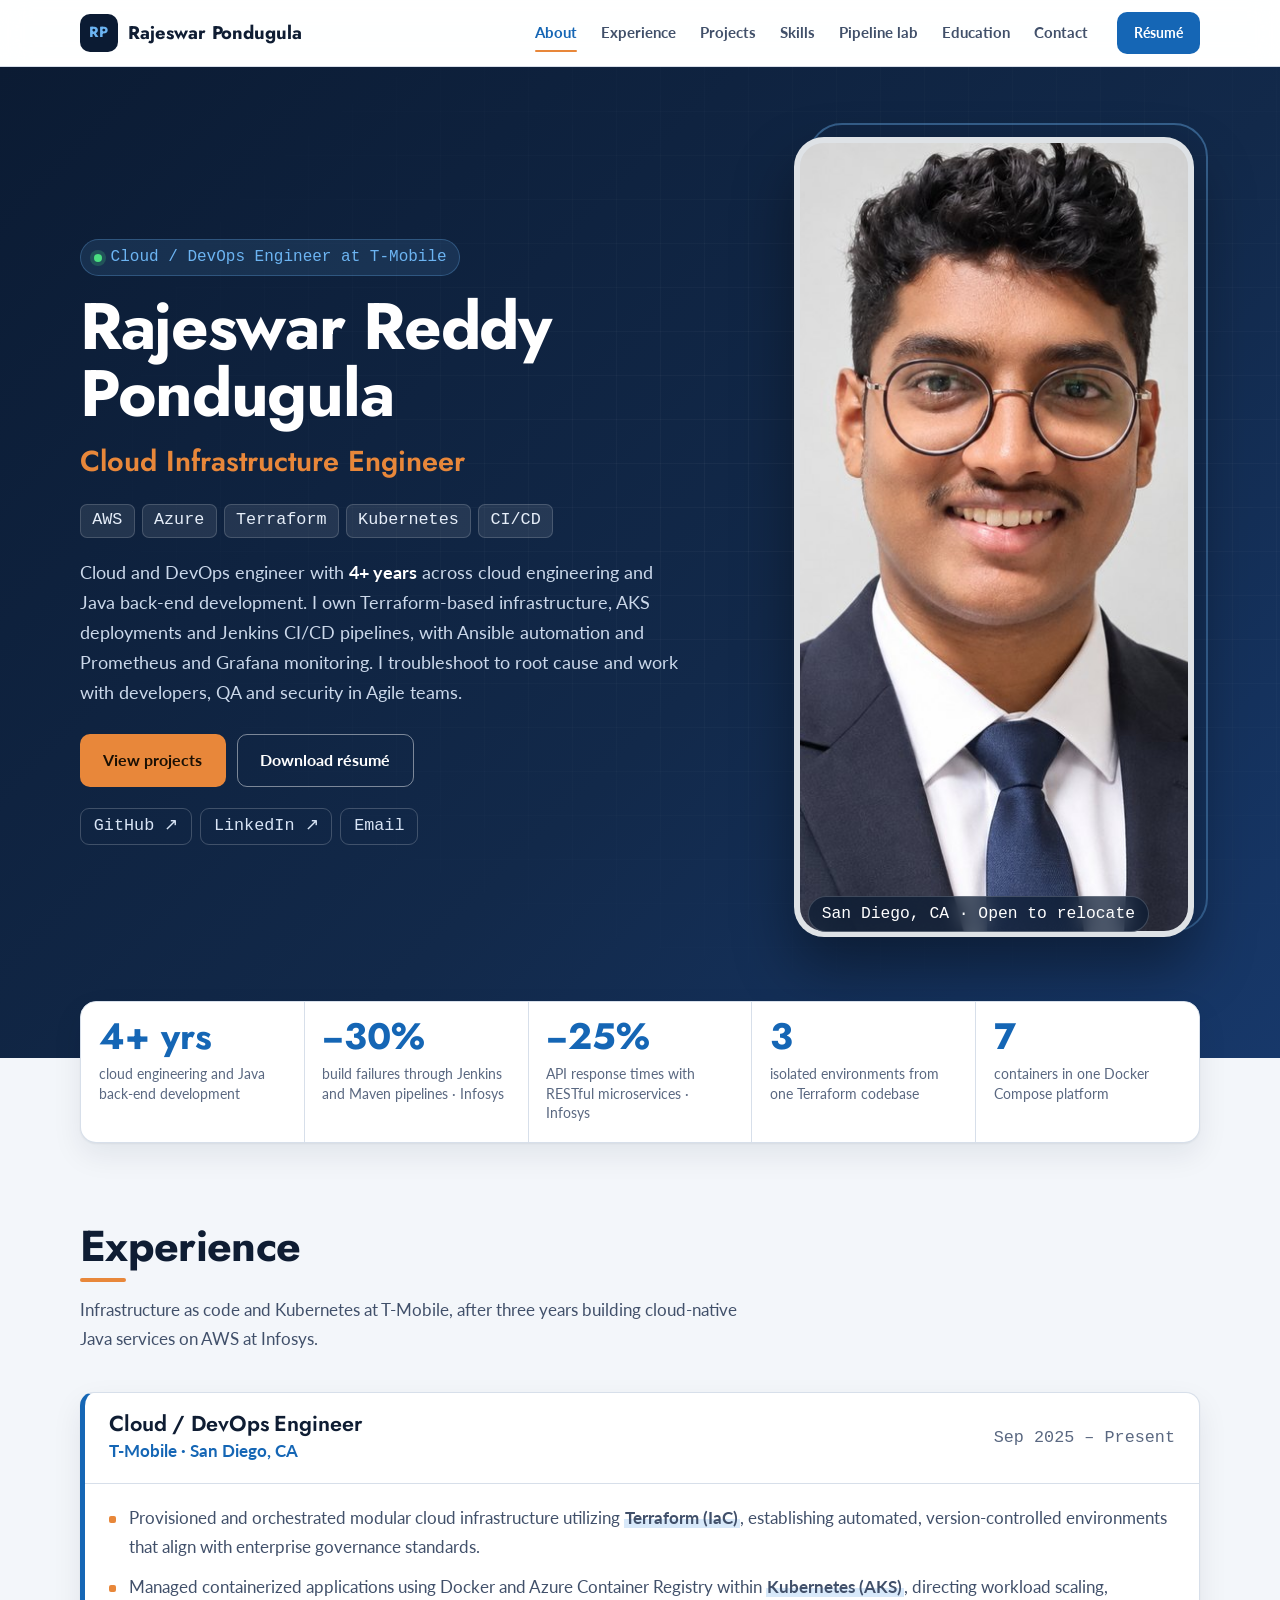
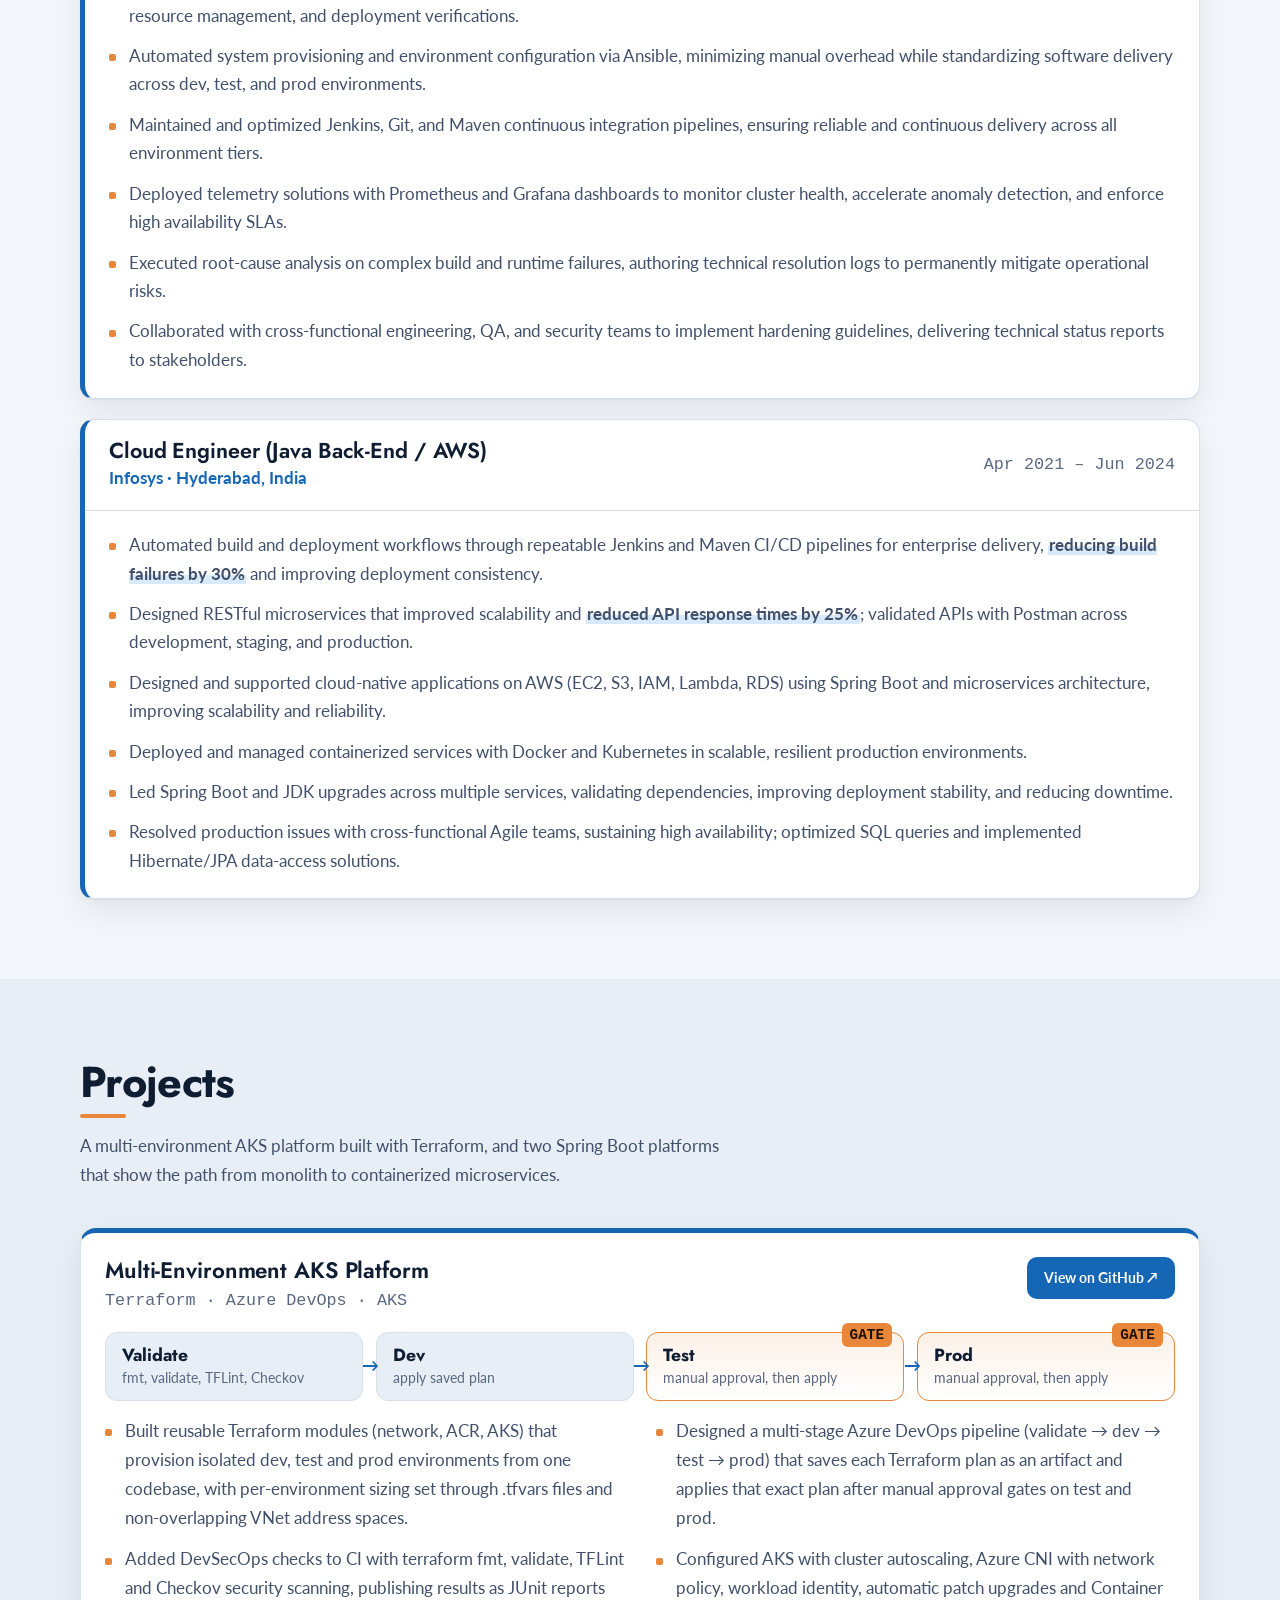
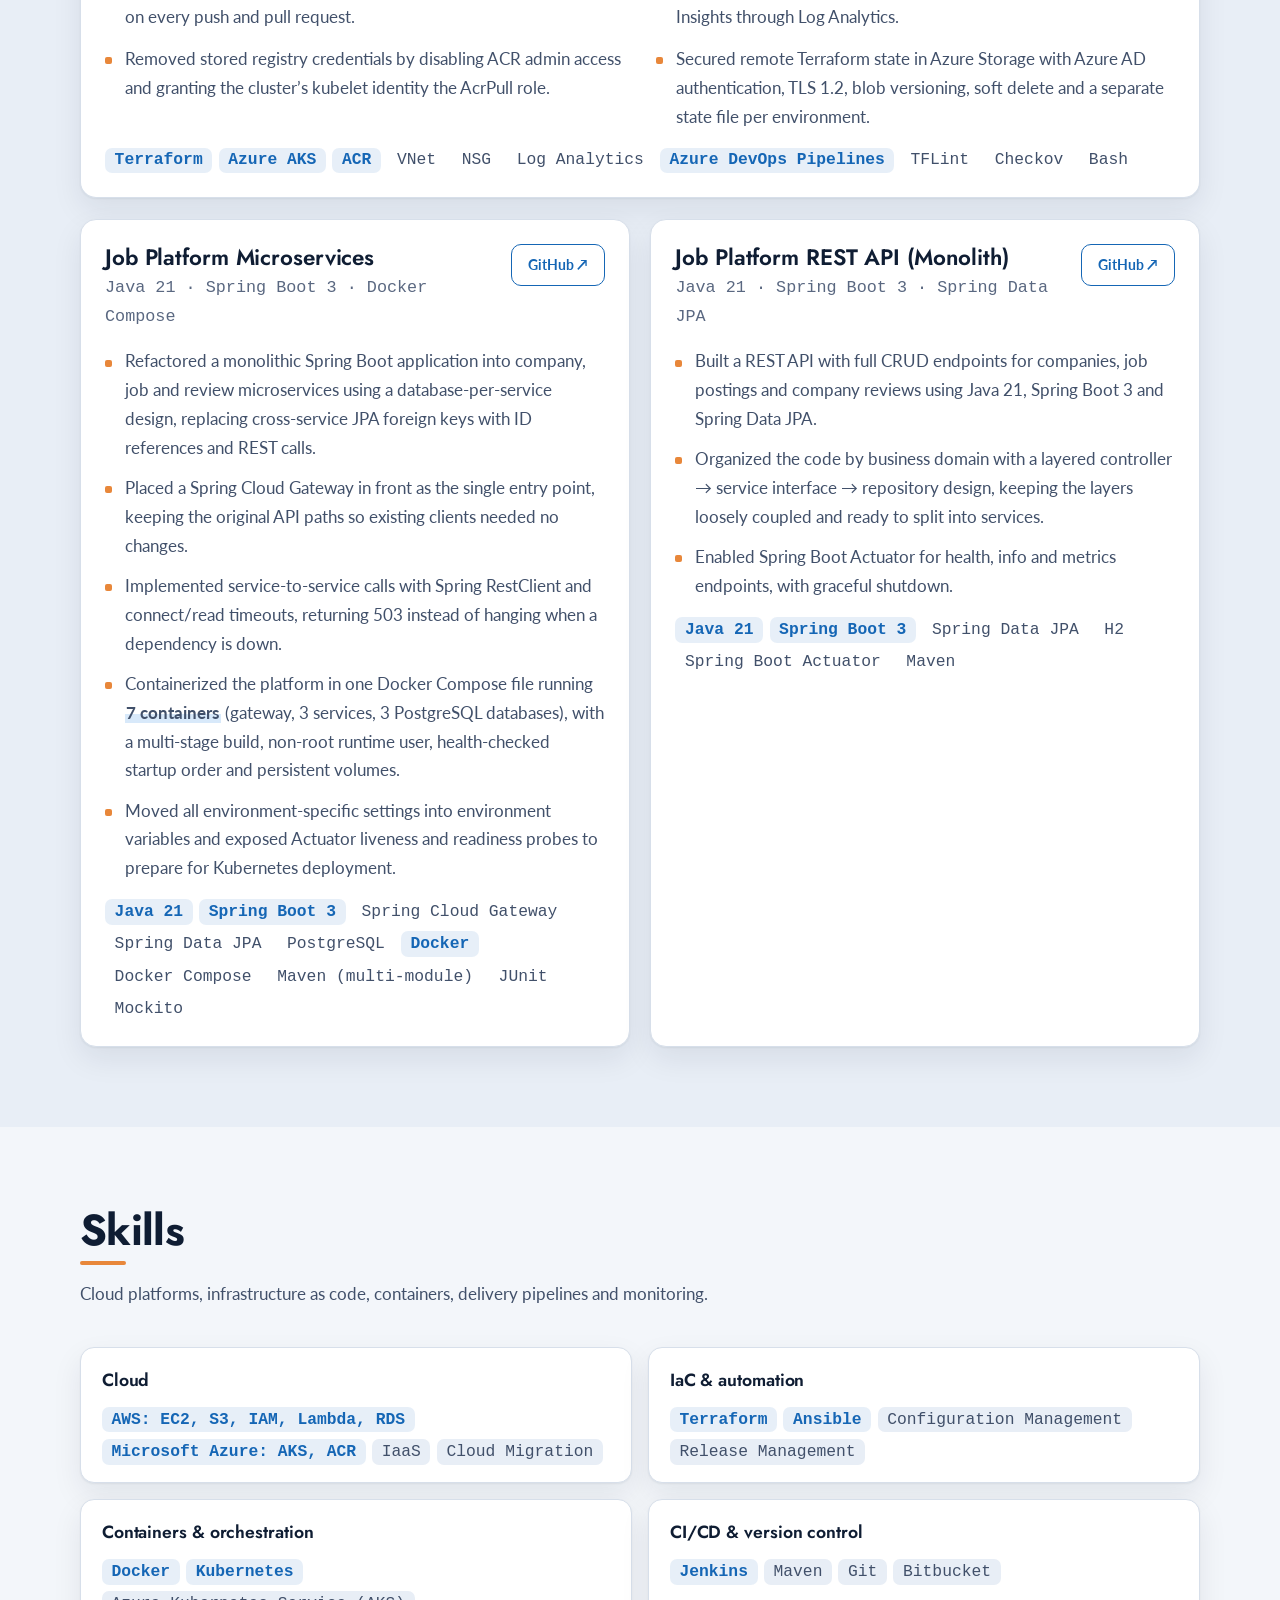
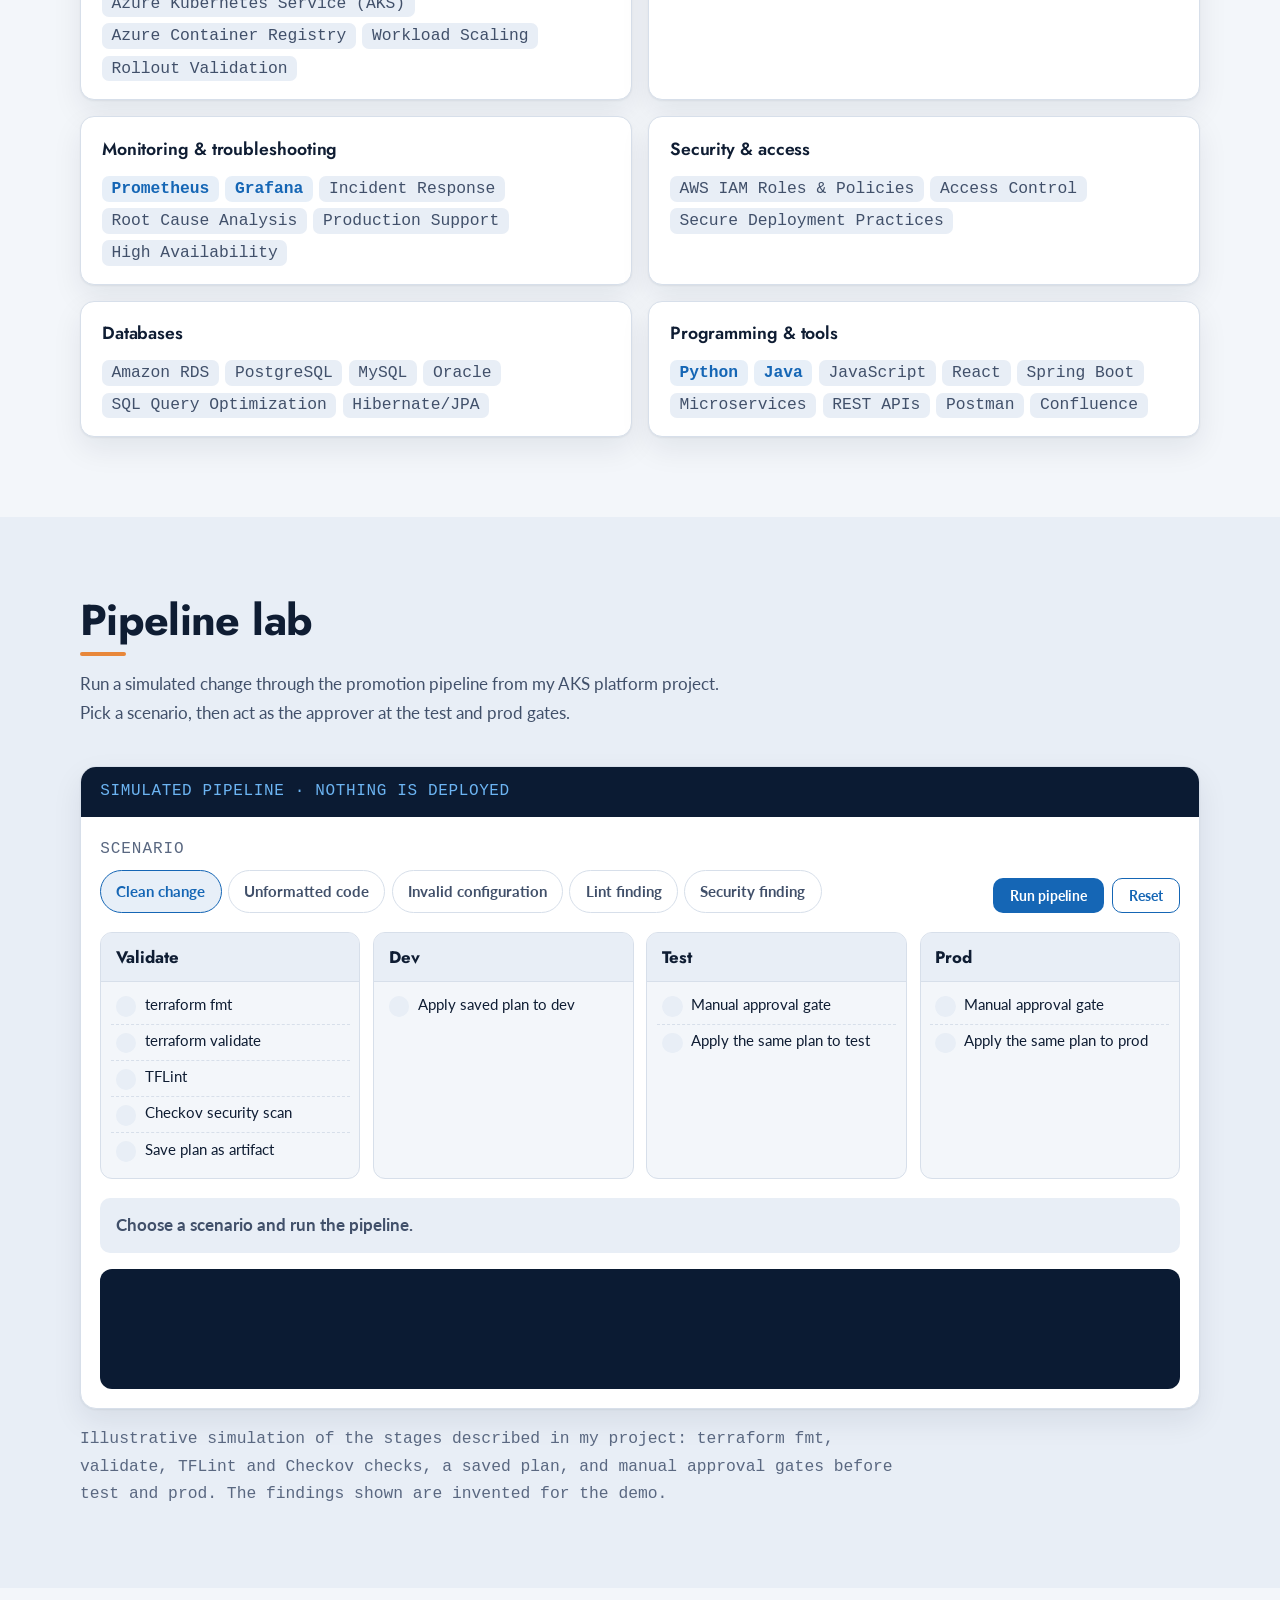
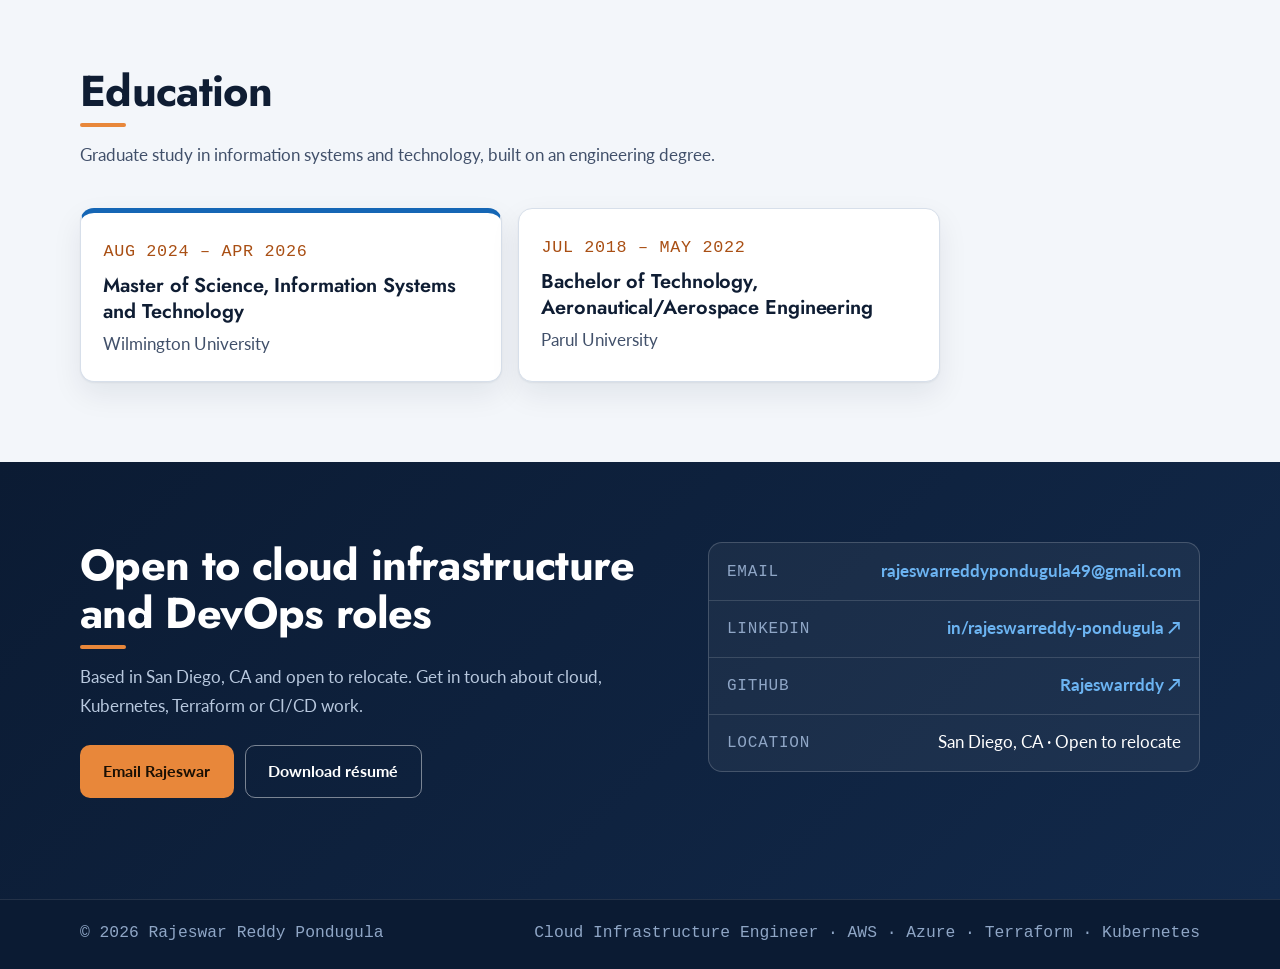
<file: index.html>
<!DOCTYPE html>
<html lang="en">
<head>
<meta charset="UTF-8">
<meta name="viewport" content="width=device-width, initial-scale=1">
<title>Rajeswar Reddy Pondugula — Cloud Infrastructure Engineer | AWS, Azure, Terraform, Kubernetes</title>
<meta name="description" content="Rajeswar Reddy Pondugula is a cloud and DevOps engineer with 4+ years of experience in Terraform, AKS, Jenkins CI/CD, AWS and Java microservices. Based in San Diego, CA.">
<meta property="og:title" content="Rajeswar Reddy Pondugula — Cloud Infrastructure Engineer">
<meta property="og:description" content="Terraform, Kubernetes (AKS), CI/CD and AWS. Cloud and DevOps engineering with a Java back-end foundation.">
<meta property="og:type" content="website">
<meta property="og:url" content="https://rajeswarrddy.github.io/">
<meta property="og:image" content="https://rajeswarrddy.github.io/assets/images/profile.jpg">
<meta name="theme-color" content="#0B1B33">
<link rel="icon" type="image/svg+xml" href="assets/images/favicon.svg">
<link rel="preconnect" href="https://fonts.googleapis.com">
<link rel="preconnect" href="https://fonts.gstatic.com" crossorigin>
<link href="https://fonts.googleapis.com/css2?family=Jost:wght@500;600;700&family=Lato:wght@400;700;900&family=Ubuntu+Mono:wght@400;700&display=swap" rel="stylesheet">
<link rel="stylesheet" href="assets/css/style.css">
<script>document.documentElement.classList.add('js');</script>
</head>
<body>
<a class="skip" href="#main">Skip to content</a>

<header class="site-header">
  <div class="wrap hdr">
    <a class="brand" href="#about" aria-label="Rajeswar Reddy Pondugula, back to top"><span class="mark" aria-hidden="true">RP</span><span class="brand-name">Rajeswar Pondugula</span></a>
    <nav class="nav" id="nav" aria-label="Primary">
      <a href="#about">About</a>
      <a href="#experience">Experience</a>
      <a href="#projects">Projects</a>
      <a href="#skills">Skills</a>
      <a href="#lab">Pipeline lab</a>
      <a href="#education">Education</a>
      <a href="#contact">Contact</a>
    </nav>
    <div class="hdr-actions">
      <a class="btn btn-primary btn-sm" href="assets/resume/Rajeswar_Pondugula_Resume.pdf" download>Résumé</a>
      <button type="button" class="menu-btn" id="menu-btn" aria-expanded="false" aria-controls="nav" aria-label="Open menu"><span></span></button>
    </div>
  </div>
</header>

<main id="main">

<!-- ABOUT -->
<section class="hero" id="about" aria-labelledby="h1">
  <div class="wrap hero-grid">
    <div class="hero-copy">
      <p class="eyebrow"><span class="dot" aria-hidden="true"></span>Cloud / DevOps Engineer at T-Mobile</p>
      <h1 id="h1">Rajeswar Reddy Pondugula</h1>
      <p class="hero-role">Cloud Infrastructure Engineer</p>
      <ul class="stack-tags" aria-label="Core technologies">
        <li>AWS</li><li>Azure</li><li>Terraform</li><li>Kubernetes</li><li>CI/CD</li>
      </ul>
      <p class="intro">Cloud and DevOps engineer with <strong>4+ years</strong> across cloud engineering and Java back-end development. I own Terraform-based infrastructure, AKS deployments and Jenkins CI/CD pipelines, with Ansible automation and Prometheus and Grafana monitoring. I troubleshoot to root cause and work with developers, QA and security in Agile teams.</p>
      <div class="cta-row">
        <a class="btn btn-accent" href="#projects">View projects</a>
        <a class="btn btn-outline" href="assets/resume/Rajeswar_Pondugula_Resume.pdf" download>Download résumé</a>
      </div>
      <ul class="links" aria-label="Profiles and contact">
        <li><a href="https://github.com/Rajeswarrddy" target="_blank" rel="noopener">GitHub ↗</a></li>
        <li><a href="https://www.linkedin.com/in/rajeswarreddy-pondugula" target="_blank" rel="noopener">LinkedIn ↗</a></li>
        <li><a href="mailto:rajeswarreddypondugula49@gmail.com">Email</a></li>
      </ul>
    </div>
    <figure class="photo">
      <img src="assets/images/profile.jpg" alt="Portrait of Rajeswar Reddy Pondugula" width="800" height="800">
      <figcaption>San Diego, CA · Open to relocate</figcaption>
    </figure>
  </div>
</section>

<div class="wrap">
  <div class="facts" role="list" aria-label="Key figures from my résumé">
    <div class="fact" role="listitem"><b>4+ yrs</b><span>cloud engineering and Java back-end development</span></div>
    <div class="fact" role="listitem"><b>−30%</b><span>build failures through Jenkins and Maven pipelines · Infosys</span></div>
    <div class="fact" role="listitem"><b>−25%</b><span>API response times with RESTful microservices · Infosys</span></div>
    <div class="fact" role="listitem"><b>3</b><span>isolated environments from one Terraform codebase</span></div>
    <div class="fact" role="listitem"><b>7</b><span>containers in one Docker Compose platform</span></div>
  </div>
</div>

<!-- EXPERIENCE -->
<section class="sec" id="experience" aria-labelledby="h-exp">
  <div class="wrap">
    <div class="sec-head"><h2 id="h-exp">Experience</h2><p class="lede">Infrastructure as code and Kubernetes at T-Mobile, after three years building cloud-native Java services on AWS at Infosys.</p></div>
    <div class="stack">
      <article class="job">
        <header><div><h3>Cloud / DevOps Engineer</h3><p class="org">T-Mobile · San Diego, CA</p></div><p class="when">Sep 2025 – Present</p></header>
        <ul class="bullets">
          <li>Provisioned and orchestrated modular cloud infrastructure utilizing <mark class="m">Terraform (IaC)</mark>, establishing automated, version-controlled environments that align with enterprise governance standards.</li>
          <li>Managed containerized applications using Docker and Azure Container Registry within <mark class="m">Kubernetes (AKS)</mark>, directing workload scaling, resource management, and deployment verifications.</li>
          <li>Automated system provisioning and environment configuration via Ansible, minimizing manual overhead while standardizing software delivery across dev, test, and prod environments.</li>
          <li>Maintained and optimized Jenkins, Git, and Maven continuous integration pipelines, ensuring reliable and continuous delivery across all environment tiers.</li>
          <li>Deployed telemetry solutions with Prometheus and Grafana dashboards to monitor cluster health, accelerate anomaly detection, and enforce high availability SLAs.</li>
          <li>Executed root-cause analysis on complex build and runtime failures, authoring technical resolution logs to permanently mitigate operational risks.</li>
          <li>Collaborated with cross-functional engineering, QA, and security teams to implement hardening guidelines, delivering technical status reports to stakeholders.</li>
        </ul>
      </article>
      <article class="job">
        <header><div><h3>Cloud Engineer (Java Back-End / AWS)</h3><p class="org">Infosys · Hyderabad, India</p></div><p class="when">Apr 2021 – Jun 2024</p></header>
        <ul class="bullets">
          <li>Automated build and deployment workflows through repeatable Jenkins and Maven CI/CD pipelines for enterprise delivery, <mark class="m">reducing build failures by 30%</mark> and improving deployment consistency.</li>
          <li>Designed RESTful microservices that improved scalability and <mark class="m">reduced API response times by 25%</mark>; validated APIs with Postman across development, staging, and production.</li>
          <li>Designed and supported cloud-native applications on AWS (EC2, S3, IAM, Lambda, RDS) using Spring Boot and microservices architecture, improving scalability and reliability.</li>
          <li>Deployed and managed containerized services with Docker and Kubernetes in scalable, resilient production environments.</li>
          <li>Led Spring Boot and JDK upgrades across multiple services, validating dependencies, improving deployment stability, and reducing downtime.</li>
          <li>Resolved production issues with cross-functional Agile teams, sustaining high availability; optimized SQL queries and implemented Hibernate/JPA data-access solutions.</li>
        </ul>
      </article>
    </div>
  </div>
</section>

<!-- PROJECTS -->
<section class="sec alt" id="projects" aria-labelledby="h-proj">
  <div class="wrap">
    <div class="sec-head"><h2 id="h-proj">Projects</h2><p class="lede">A multi-environment AKS platform built with Terraform, and two Spring Boot platforms that show the path from monolith to containerized microservices.</p></div>

    <article class="proj feature">
      <div class="proj-top">
        <div><h3>Multi-Environment AKS Platform</h3><p class="proj-sub">Terraform · Azure DevOps · AKS</p></div>
        <a class="btn btn-primary btn-sm" href="https://github.com/Rajeswarrddy/aks-platform-terraform" target="_blank" rel="noopener">View on GitHub ↗</a>
      </div>
      <ol class="pipe" aria-label="Pipeline stages from this project">
        <li><b>Validate</b><span>fmt, validate, TFLint, Checkov</span></li>
        <li><b>Dev</b><span>apply saved plan</span></li>
        <li class="gate"><b>Test</b><span>manual approval, then apply</span></li>
        <li class="gate"><b>Prod</b><span>manual approval, then apply</span></li>
      </ol>
      <ul class="bullets two">
        <li>Built reusable Terraform modules (network, ACR, AKS) that provision isolated dev, test and prod environments from one codebase, with per-environment sizing set through .tfvars files and non-overlapping VNet address spaces.</li>
        <li>Designed a multi-stage Azure DevOps pipeline (validate → dev → test → prod) that saves each Terraform plan as an artifact and applies that exact plan after manual approval gates on test and prod.</li>
        <li>Added DevSecOps checks to CI with terraform fmt, validate, TFLint and Checkov security scanning, publishing results as JUnit reports on every push and pull request.</li>
        <li>Configured AKS with cluster autoscaling, Azure CNI with network policy, workload identity, automatic patch upgrades and Container Insights through Log Analytics.</li>
        <li>Removed stored registry credentials by disabling ACR admin access and granting the cluster’s kubelet identity the AcrPull role.</li>
        <li>Secured remote Terraform state in Azure Storage with Azure AD authentication, TLS 1.2, blob versioning, soft delete and a separate state file per environment.</li>
      </ul>
      <ul class="tags"><li class="p">Terraform</li><li class="p">Azure AKS</li><li class="p">ACR</li><li>VNet</li><li>NSG</li><li>Log Analytics</li><li class="p">Azure DevOps Pipelines</li><li>TFLint</li><li>Checkov</li><li>Bash</li></ul>
    </article>

    <div class="proj-grid">
      <article class="proj">
        <div class="proj-top"><div><h3>Job Platform Microservices</h3><p class="proj-sub">Java 21 · Spring Boot 3 · Docker Compose</p></div><a class="btn btn-ghost btn-sm" href="https://github.com/Rajeswarrddy/jobapp-microservices" target="_blank" rel="noopener">GitHub ↗</a></div>
        <ul class="bullets">
          <li>Refactored a monolithic Spring Boot application into company, job and review microservices using a database-per-service design, replacing cross-service JPA foreign keys with ID references and REST calls.</li>
          <li>Placed a Spring Cloud Gateway in front as the single entry point, keeping the original API paths so existing clients needed no changes.</li>
          <li>Implemented service-to-service calls with Spring RestClient and connect/read timeouts, returning 503 instead of hanging when a dependency is down.</li>
          <li>Containerized the platform in one Docker Compose file running <mark class="m">7 containers</mark> (gateway, 3 services, 3 PostgreSQL databases), with a multi-stage build, non-root runtime user, health-checked startup order and persistent volumes.</li>
          <li>Moved all environment-specific settings into environment variables and exposed Actuator liveness and readiness probes to prepare for Kubernetes deployment.</li>
        </ul>
        <ul class="tags"><li class="p">Java 21</li><li class="p">Spring Boot 3</li><li>Spring Cloud Gateway</li><li>Spring Data JPA</li><li>PostgreSQL</li><li class="p">Docker</li><li>Docker Compose</li><li>Maven (multi-module)</li><li>JUnit</li><li>Mockito</li></ul>
      </article>
      <article class="proj">
        <div class="proj-top"><div><h3>Job Platform REST API (Monolith)</h3><p class="proj-sub">Java 21 · Spring Boot 3 · Spring Data JPA</p></div><a class="btn btn-ghost btn-sm" href="https://github.com/Rajeswarrddy/firstjobapp" target="_blank" rel="noopener">GitHub ↗</a></div>
        <ul class="bullets">
          <li>Built a REST API with full CRUD endpoints for companies, job postings and company reviews using Java 21, Spring Boot 3 and Spring Data JPA.</li>
          <li>Organized the code by business domain with a layered controller → service interface → repository design, keeping the layers loosely coupled and ready to split into services.</li>
          <li>Enabled Spring Boot Actuator for health, info and metrics endpoints, with graceful shutdown.</li>
        </ul>
        <ul class="tags"><li class="p">Java 21</li><li class="p">Spring Boot 3</li><li>Spring Data JPA</li><li>H2</li><li>Spring Boot Actuator</li><li>Maven</li></ul>
      </article>
    </div>
  </div>
</section>

<!-- SKILLS -->
<section class="sec" id="skills" aria-labelledby="h-skills">
  <div class="wrap">
    <div class="sec-head"><h2 id="h-skills">Skills</h2><p class="lede">Cloud platforms, infrastructure as code, containers, delivery pipelines and monitoring.</p></div>
    <div class="skill-grid">
      <div class="skill"><h3>Cloud</h3><ul class="tags"><li class="p">AWS: EC2, S3, IAM, Lambda, RDS</li><li class="p">Microsoft Azure: AKS, ACR</li><li>IaaS</li><li>Cloud Migration</li></ul></div>
      <div class="skill"><h3>IaC &amp; automation</h3><ul class="tags"><li class="p">Terraform</li><li class="p">Ansible</li><li>Configuration Management</li><li>Release Management</li></ul></div>
      <div class="skill"><h3>Containers &amp; orchestration</h3><ul class="tags"><li class="p">Docker</li><li class="p">Kubernetes</li><li>Azure Kubernetes Service (AKS)</li><li>Azure Container Registry</li><li>Workload Scaling</li><li>Rollout Validation</li></ul></div>
      <div class="skill"><h3>CI/CD &amp; version control</h3><ul class="tags"><li class="p">Jenkins</li><li>Maven</li><li>Git</li><li>Bitbucket</li></ul></div>
      <div class="skill"><h3>Monitoring &amp; troubleshooting</h3><ul class="tags"><li class="p">Prometheus</li><li class="p">Grafana</li><li>Incident Response</li><li>Root Cause Analysis</li><li>Production Support</li><li>High Availability</li></ul></div>
      <div class="skill"><h3>Security &amp; access</h3><ul class="tags"><li>AWS IAM Roles &amp; Policies</li><li>Access Control</li><li>Secure Deployment Practices</li></ul></div>
      <div class="skill"><h3>Databases</h3><ul class="tags"><li>Amazon RDS</li><li>PostgreSQL</li><li>MySQL</li><li>Oracle</li><li>SQL Query Optimization</li><li>Hibernate/JPA</li></ul></div>
      <div class="skill"><h3>Programming &amp; tools</h3><ul class="tags"><li class="p">Python</li><li class="p">Java</li><li>JavaScript</li><li>React</li><li>Spring Boot</li><li>Microservices</li><li>REST APIs</li><li>Postman</li><li>Confluence</li></ul></div>
    </div>
  </div>
</section>

<!-- LAB -->
<section class="sec alt" id="lab" aria-labelledby="h-lab">
  <div class="wrap">
    <div class="sec-head"><h2 id="h-lab">Pipeline lab</h2><p class="lede">Run a simulated change through the promotion pipeline from my AKS platform project. Pick a scenario, then act as the approver at the test and prod gates.</p></div>
    <div class="panel">
      <div class="panel-bar"><span>SIMULATED PIPELINE · NOTHING IS DEPLOYED</span></div>
      <div class="lab-ctl">
        <fieldset><legend>Scenario</legend>
          <div class="opts" id="scen">
            <label class="opt"><input type="radio" name="scen" value="clean" checked><span>Clean change</span></label>
            <label class="opt"><input type="radio" name="scen" value="fmt"><span>Unformatted code</span></label>
            <label class="opt"><input type="radio" name="scen" value="validate"><span>Invalid configuration</span></label>
            <label class="opt"><input type="radio" name="scen" value="tflint"><span>Lint finding</span></label>
            <label class="opt"><input type="radio" name="scen" value="checkov"><span>Security finding</span></label>
          </div>
        </fieldset>
        <div class="lab-actions">
          <button type="button" class="btn btn-primary btn-sm" id="run">Run pipeline</button>
          <button type="button" class="btn btn-ghost btn-sm" id="reset">Reset</button>
        </div>
      </div>
      <div class="flow" id="flow" aria-label="Pipeline stages"></div>
      <div class="result" id="result" aria-live="polite">Choose a scenario and run the pipeline.</div>
      <pre class="term" id="term" aria-label="Pipeline log"></pre>
    </div>
    <p class="fine">Illustrative simulation of the stages described in my project: terraform fmt, validate, TFLint and Checkov checks, a saved plan, and manual approval gates before test and prod. The findings shown are invented for the demo.</p>
  </div>
</section>

<!-- EDUCATION -->
<section class="sec" id="education" aria-labelledby="h-edu">
  <div class="wrap">
    <div class="sec-head"><h2 id="h-edu">Education</h2><p class="lede">Graduate study in information systems and technology, built on an engineering degree.</p></div>
    <div class="cards">
      <article class="card feat"><span class="k">Aug 2024 – Apr 2026</span><h3>Master of Science, Information Systems and Technology</h3><p>Wilmington University</p></article>
      <article class="card"><span class="k">Jul 2018 – May 2022</span><h3>Bachelor of Technology, Aeronautical/Aerospace Engineering</h3><p>Parul University</p></article>
    </div>
  </div>
</section>

<!-- CONTACT -->
<section class="contact" id="contact" aria-labelledby="h-contact">
  <div class="wrap contact-grid">
    <div>
      <h2 id="h-contact">Open to cloud infrastructure and DevOps roles</h2>
      <p class="lede">Based in San Diego, CA and open to relocate. Get in touch about cloud, Kubernetes, Terraform or CI/CD work.</p>
      <div class="cta-row">
        <a class="btn btn-accent" href="mailto:rajeswarreddypondugula49@gmail.com?subject=Hi%20Rajeswar%2C%20let%E2%80%99s%20connect">Email Rajeswar</a>
        <a class="btn btn-outline" href="assets/resume/Rajeswar_Pondugula_Resume.pdf" download>Download résumé</a>
      </div>
    </div>
    <ul class="clist">
      <li><span class="k">Email</span><a href="mailto:rajeswarreddypondugula49@gmail.com">rajeswarreddypondugula49@gmail.com</a></li>
      <li><span class="k">LinkedIn</span><a href="https://www.linkedin.com/in/rajeswarreddy-pondugula" target="_blank" rel="noopener">in/rajeswarreddy-pondugula ↗</a></li>
      <li><span class="k">GitHub</span><a href="https://github.com/Rajeswarrddy" target="_blank" rel="noopener">Rajeswarrddy ↗</a></li>
      <li><span class="k">Location</span><span>San Diego, CA · Open to relocate</span></li>
    </ul>
  </div>
</section>

</main>

<footer><div class="wrap foot"><span>© 2026 Rajeswar Reddy Pondugula</span><span>Cloud Infrastructure Engineer · AWS · Azure · Terraform · Kubernetes</span></div></footer>

<script src="assets/js/main.js" defer></script>
</body>
</html>
</file>
<file: assets/css/style.css>
/* Rajeswar Reddy Pondugula — portfolio styles */
:root{
  color-scheme:light;
  --navy:#0B1B33;--navy-2:#12294A;--sky:#6CB4F2;--orange:#E8873A;
  --bg:#F3F6FA;--surface:#FFFFFF;--surface-2:#E8EEF6;--ink:#0F1D33;--ink-2:#41506A;--muted:#5A6881;--line:#D7DFEA;
  --primary:#1566B5;--on-primary:#FFFFFF;--primary-soft:rgba(21,102,181,.1);
  --accent:#A94F14;--accent-soft:rgba(232,135,58,.16);
  --hl:#D8E9FA;--good:#1F8A5B;--bad:#C0392B;
  --shadow:0 1px 2px rgba(15,29,51,.06),0 12px 30px rgba(15,29,51,.08);
  --f-head:'Jost',system-ui,-apple-system,'Segoe UI',sans-serif;
  --f-body:'Lato',system-ui,-apple-system,'Segoe UI',sans-serif;
  --f-mono:'Ubuntu Mono',ui-monospace,SFMono-Regular,Menlo,Consolas,monospace;
}
*,*::before,*::after{box-sizing:border-box;margin:0;padding:0;}
html{scroll-behavior:smooth;scroll-padding-top:84px;}
body{background:var(--bg);color:var(--ink);font-family:var(--f-body);font-size:17px;line-height:1.7;overflow-x:hidden;-webkit-font-smoothing:antialiased;}
a{color:inherit;text-decoration:none;}
strong{font-weight:700;}
ul,ol{list-style:none;}
::selection{background:var(--primary);color:var(--on-primary);}
:focus-visible{outline:3px solid var(--primary);outline-offset:3px;border-radius:5px;}
.skip{position:absolute;left:-999px;top:0;background:var(--primary);color:var(--on-primary);padding:.6rem 1rem;z-index:100;border-radius:0 0 8px 0;font-weight:700;}
.skip:focus{left:0;}
.wrap{width:min(1120px,100% - 2*clamp(1.1rem,4vw,2.5rem));margin-inline:auto;}
mark.m{background:linear-gradient(transparent 58%,var(--hl) 58%);color:inherit;font-weight:700;padding:0 .08em;}

/* header */
.site-header{position:sticky;top:0;z-index:50;background:rgba(255,255,255,.92);-webkit-backdrop-filter:blur(14px);backdrop-filter:blur(14px);border-bottom:1px solid var(--line);}
.hdr{display:flex;align-items:center;gap:1.1rem;min-height:66px;position:relative;}
.brand{display:flex;align-items:center;gap:.65rem;flex-shrink:0;}
.mark{width:38px;height:38px;border-radius:10px;background:var(--navy);color:var(--sky);display:grid;place-items:center;font-family:var(--f-head);font-weight:700;font-size:.92rem;letter-spacing:.02em;}
.brand-name{font-family:var(--f-head);font-weight:700;font-size:1.15rem;white-space:nowrap;letter-spacing:-.005em;}
.nav{display:flex;gap:.1rem;margin-left:auto;}
.nav a{font-weight:700;font-size:.92rem;color:var(--ink-2);padding:.5rem .7rem;border-radius:8px;white-space:nowrap;position:relative;transition:color .2s,background .2s;}
.nav a:hover{background:var(--surface-2);color:var(--ink);}
.nav a[aria-current="true"]{color:var(--primary);}
.nav a[aria-current="true"]::after{content:"";position:absolute;left:.7rem;right:.7rem;bottom:.12rem;height:2px;background:var(--orange);border-radius:2px;}
.hdr-actions{display:flex;align-items:center;gap:.5rem;}
.menu-btn{display:none;width:42px;height:42px;border:1px solid var(--line);border-radius:10px;background:var(--surface);color:var(--ink);cursor:pointer;place-items:center;}
.menu-btn span,.menu-btn span::before,.menu-btn span::after{display:block;width:18px;height:2px;background:currentColor;border-radius:2px;content:"";position:relative;transition:transform .2s,background .2s;}
.menu-btn span::before{position:absolute;top:-6px;}
.menu-btn span::after{position:absolute;top:6px;}
.menu-btn[aria-expanded="true"] span{background:transparent;}
.menu-btn[aria-expanded="true"] span::before{transform:translateY(6px) rotate(45deg);}
.menu-btn[aria-expanded="true"] span::after{transform:translateY(-6px) rotate(-45deg);}

/* buttons */
.btn{display:inline-flex;align-items:center;gap:.5rem;font-family:var(--f-body);font-weight:700;font-size:.97rem;padding:.78rem 1.4rem;border-radius:10px;border:1.5px solid transparent;cursor:pointer;transition:transform .2s,box-shadow .2s,background .2s,color .2s,border-color .2s;white-space:nowrap;}
.btn-primary{background:var(--primary);color:var(--on-primary);}
.btn-primary:hover{transform:translateY(-2px);box-shadow:var(--shadow);}
.btn-ghost{background:transparent;color:var(--primary);border-color:var(--primary);}
.btn-ghost:hover{background:var(--primary-soft);}
.btn-accent{background:var(--orange);color:#1A1004;}
.btn-accent:hover{transform:translateY(-2px);box-shadow:0 10px 24px rgba(232,135,58,.35);}
.btn-outline{background:transparent;color:#fff;border-color:rgba(255,255,255,.45);}
.btn-outline:hover{background:rgba(255,255,255,.1);border-color:#fff;}
.btn-sm{padding:.5rem 1rem;font-size:.88rem;}

/* hero */
.hero{position:relative;background:linear-gradient(135deg,#0B1B33 0%,#12294A 58%,#17386A 100%);color:#fff;padding:clamp(2.6rem,6vw,4.4rem) 0 clamp(5rem,9vw,7rem);overflow:hidden;}
.hero::before{content:"";position:absolute;inset:0;background-image:linear-gradient(rgba(255,255,255,.045) 1px,transparent 1px),linear-gradient(90deg,rgba(255,255,255,.045) 1px,transparent 1px);background-size:44px 44px;mask-image:radial-gradient(ellipse at 70% 40%,#000 0%,transparent 70%);-webkit-mask-image:radial-gradient(ellipse at 70% 40%,#000 0%,transparent 70%);pointer-events:none;}
.hero-grid{position:relative;display:grid;grid-template-columns:minmax(0,1.25fr) minmax(0,.8fr);gap:clamp(2rem,5vw,4.5rem);align-items:center;}
.eyebrow{display:inline-flex;align-items:center;gap:.55rem;font-family:var(--f-mono);font-size:1rem;color:var(--sky);background:rgba(108,180,242,.12);border:1px solid rgba(108,180,242,.28);padding:.25rem .8rem;border-radius:999px;margin-bottom:1.1rem;}
.eyebrow .dot{width:8px;height:8px;border-radius:50%;background:#4ADE80;box-shadow:0 0 0 4px rgba(74,222,128,.2);}
h1{font-family:var(--f-head);font-weight:700;font-size:clamp(2.4rem,5.8vw,4.1rem);line-height:1.02;letter-spacing:-.02em;}
.hero-role{font-family:var(--f-head);font-weight:600;font-size:clamp(1.3rem,2.6vw,1.8rem);color:var(--orange);margin-top:.6rem;}
.stack-tags{display:flex;flex-wrap:wrap;gap:.45rem;margin:1.1rem 0 1.3rem;}
.stack-tags li{font-family:var(--f-mono);font-size:1.05rem;padding:.1rem .7rem;border-radius:7px;background:rgba(255,255,255,.09);border:1px solid rgba(255,255,255,.16);color:#E6EEF9;}
.intro{font-size:1.1rem;color:#CBD8EA;max-width:60ch;margin-bottom:1.6rem;}
.intro strong{color:#fff;}
.cta-row{display:flex;flex-wrap:wrap;gap:.7rem;margin-bottom:1.3rem;}
.links{display:flex;flex-wrap:wrap;gap:.5rem;}
.links a{display:inline-flex;font-family:var(--f-mono);font-size:1.05rem;padding:.2rem .8rem;border:1px solid rgba(255,255,255,.2);border-radius:9px;color:#D8E4F5;transition:border-color .2s,color .2s;}
.links a:hover{border-color:var(--sky);color:var(--sky);}
.photo{position:relative;justify-self:center;width:min(100%,400px);}
.photo::before{content:"";position:absolute;inset:-14px -14px 14px 14px;border:2px solid rgba(108,180,242,.4);border-radius:34px;}
.photo img{position:relative;width:100%;aspect-ratio:1;object-fit:cover;border-radius:30px;box-shadow:0 30px 60px rgba(0,0,0,.4);border:6px solid rgba(255,255,255,.14);background:#d9dde2;}
.photo figcaption{position:absolute;left:14px;bottom:14px;font-family:var(--f-mono);font-size:1.02rem;color:#fff;background:rgba(11,27,51,.72);-webkit-backdrop-filter:blur(10px);backdrop-filter:blur(10px);border:1px solid rgba(255,255,255,.18);padding:.2rem .8rem;border-radius:999px;}

/* facts overlapping the hero edge */
.facts{position:relative;z-index:2;margin-top:clamp(-3.6rem,-5vw,-2.6rem);display:grid;grid-template-columns:repeat(5,1fr);gap:1px;background:var(--line);border:1px solid var(--line);border-radius:16px;overflow:hidden;box-shadow:var(--shadow);}
.fact{background:var(--surface);padding:1.1rem 1.1rem 1.2rem;}
.fact b{display:block;font-family:var(--f-head);font-weight:700;font-size:clamp(1.7rem,3vw,2.3rem);line-height:1;color:var(--primary);}
.fact span{display:block;font-size:.88rem;color:var(--muted);margin-top:.5rem;line-height:1.4;}

/* sections */
.sec{padding:clamp(3rem,6.5vw,5rem) 0;}
.sec.alt{background:var(--surface-2);}
.sec-head{margin-bottom:clamp(1.5rem,3vw,2.4rem);max-width:66ch;}
h2{font-family:var(--f-head);font-weight:700;font-size:clamp(1.9rem,3.8vw,2.7rem);line-height:1.1;letter-spacing:-.015em;position:relative;padding-bottom:.7rem;}
h2::after{content:"";position:absolute;left:0;bottom:0;width:46px;height:4px;background:var(--orange);border-radius:2px;}
.lede{color:var(--ink-2);margin-top:.9rem;font-size:1.06rem;}
h3{font-family:var(--f-head);font-weight:600;letter-spacing:-.005em;}

/* experience */
.stack{display:grid;gap:1.3rem;}
.job{background:var(--surface);border:1px solid var(--line);border-left:5px solid var(--primary);border-radius:14px;box-shadow:var(--shadow);overflow:hidden;}
.job header{display:flex;flex-wrap:wrap;justify-content:space-between;gap:.3rem 1rem;padding:1.1rem 1.5rem;border-bottom:1px solid var(--line);}
.job h3{font-size:1.35rem;line-height:1.2;}
.job .org{color:var(--primary);font-weight:700;}
.job .when{font-family:var(--f-mono);font-size:1.05rem;color:var(--muted);align-self:center;}
.bullets{display:grid;gap:.7rem;}
.job .bullets{padding:1.2rem 1.5rem 1.4rem;}
.bullets li{position:relative;padding-left:1.25rem;color:var(--ink-2);}
.bullets li::before{content:"";position:absolute;left:0;top:.72em;width:7px;height:7px;border-radius:2px;background:var(--orange);}

/* projects */
.proj{background:var(--surface);border:1px solid var(--line);border-radius:16px;padding:1.5rem;box-shadow:var(--shadow);display:flex;flex-direction:column;gap:1rem;}
.proj.feature{margin-bottom:1.3rem;border-top:5px solid var(--primary);}
.proj-top{display:flex;justify-content:space-between;align-items:flex-start;gap:1rem;}
.proj h3{font-size:1.4rem;line-height:1.2;}
.proj-sub{font-family:var(--f-mono);font-size:1.05rem;color:var(--muted);margin-top:.2rem;}
.proj-grid{display:grid;grid-template-columns:repeat(2,minmax(0,1fr));gap:1.3rem;}
.bullets.two{grid-template-columns:repeat(2,minmax(0,1fr));gap:.8rem 2rem;}
.pipe{display:grid;grid-template-columns:repeat(4,1fr);gap:.8rem;counter-reset:p;}
.pipe li{position:relative;background:var(--surface-2);border:1px solid var(--line);border-radius:12px;padding:.8rem 1rem;}
.pipe li:not(:last-child)::after{content:"→";position:absolute;right:-.82rem;top:50%;transform:translateY(-50%);width:.8rem;text-align:center;font-weight:700;color:var(--primary);z-index:1;}
.pipe b{display:block;font-family:var(--f-head);font-size:1.1rem;line-height:1.2;}
.pipe span{display:block;font-size:.85rem;color:var(--muted);line-height:1.35;margin-top:.15rem;}
.pipe li.gate{border-color:var(--orange);background:linear-gradient(180deg,rgba(232,135,58,.12),transparent);}
.pipe li.gate::before{content:"GATE";position:absolute;top:-.6rem;right:.7rem;font-family:var(--f-mono);font-size:.9rem;background:var(--orange);color:#1A1004;padding:0 .5rem;border-radius:6px;font-weight:700;}

/* tags */
.tags{display:flex;flex-wrap:wrap;gap:.4rem;}
.tags li{font-family:var(--f-mono);font-size:1.02rem;padding:.12rem .6rem;border-radius:7px;background:var(--surface-2);color:var(--ink-2);line-height:1.35;}
.tags li.p{background:var(--primary-soft);color:var(--primary);font-weight:700;}
.sec.alt .tags li{background:var(--surface);}
.sec.alt .tags li.p{background:var(--primary-soft);}
.proj .tags li{background:var(--surface-2);}
.proj .tags li.p{background:var(--primary-soft);}

/* skills */
.skill-grid{display:grid;grid-template-columns:repeat(2,minmax(0,1fr));gap:1rem;}
.skill{background:var(--surface);border:1px solid var(--line);border-radius:14px;padding:1.1rem 1.3rem;box-shadow:var(--shadow);}
.skill h3{font-size:1.1rem;margin-bottom:.7rem;}

/* lab */
.panel{background:var(--surface);border:1px solid var(--line);border-radius:16px;box-shadow:var(--shadow);overflow:hidden;}
.panel-bar{padding:.7rem 1.2rem;background:var(--navy);color:var(--sky);font-family:var(--f-mono);font-size:1rem;letter-spacing:.04em;}
.lab-ctl{display:flex;flex-wrap:wrap;gap:1rem 2rem;align-items:flex-end;justify-content:space-between;padding:1.2rem;}
fieldset{border:none;}
legend{font-family:var(--f-mono);font-size:1rem;color:var(--muted);text-transform:uppercase;letter-spacing:.06em;margin-bottom:.45rem;}
.opts{display:flex;flex-wrap:wrap;gap:.4rem;}
.opt{position:relative;}
.opt input{position:absolute;opacity:0;inset:0;cursor:pointer;}
.opt span{display:block;font-weight:700;font-size:.92rem;padding:.5rem .95rem;border:1px solid var(--line);border-radius:999px;background:var(--surface);color:var(--ink-2);transition:all .2s;}
.opt input:checked+span{background:var(--primary-soft);border-color:var(--primary);color:var(--primary);}
.opt input:focus-visible+span{outline:3px solid var(--primary);outline-offset:2px;}
.lab-actions{display:flex;gap:.5rem;}
.flow{display:grid;grid-template-columns:repeat(4,minmax(0,1fr));gap:.8rem;padding:0 1.2rem 1.2rem;}
.col{border:1px solid var(--line);border-radius:12px;background:var(--bg);overflow:hidden;}
.col h4{font-family:var(--f-head);font-size:1.05rem;padding:.6rem .9rem;background:var(--surface-2);border-bottom:1px solid var(--line);}
.col ol{padding:.4rem .6rem .6rem;}
.stp{display:flex;align-items:flex-start;gap:.55rem;padding:.4rem .3rem;font-size:.92rem;line-height:1.35;border-bottom:1px dashed var(--line);}
.stp:last-child{border-bottom:none;}
.ico{flex:0 0 1.3rem;height:1.3rem;border-radius:50%;display:grid;place-items:center;font-size:.78rem;font-weight:900;background:var(--surface-2);color:var(--muted);margin-top:.1rem;}
.stp.running .ico{background:var(--primary-soft);color:var(--primary);animation:pulse 1s ease-in-out infinite;}
.stp.passed .ico{background:rgba(31,138,91,.15);color:var(--good);}
.stp.failed .ico,.stp.rejected .ico{background:rgba(192,57,43,.15);color:var(--bad);}
.stp.waiting .ico{background:var(--accent-soft);color:var(--accent);}
.stp.skipped{color:#97A2B5;}
.stp .gbtn{display:flex;gap:.35rem;margin-top:.35rem;}
.gbtn button{font-family:var(--f-body);font-weight:700;font-size:.82rem;padding:.25rem .7rem;border-radius:7px;border:1.5px solid var(--line);background:var(--surface);cursor:pointer;}
.gbtn .ok{border-color:var(--good);color:var(--good);}
.gbtn .no{border-color:var(--bad);color:var(--bad);}
.gbtn button:hover{background:var(--surface-2);}
@keyframes pulse{0%,100%{opacity:1}50%{opacity:.45}}
.result{margin:0 1.2rem 1rem;padding:.8rem 1rem;border-radius:10px;background:var(--surface-2);color:var(--ink-2);font-weight:700;}
.result.good{background:rgba(31,138,91,.12);color:#16684A;}
.result.bad{background:rgba(192,57,43,.1);color:#9A2C21;}
.term{margin:0 1.2rem 1.2rem;background:var(--navy);color:#CFE0F5;font-family:var(--f-mono);font-size:1.02rem;line-height:1.5;padding:1rem 1.2rem;border-radius:12px;min-height:7.5rem;max-height:15rem;overflow:auto;white-space:pre-wrap;}
.term .okk{color:#4ADE80;}.term .bad{color:#FF8A7A;}.term .wait{color:var(--orange);}.term .dim{color:#7F93B2;}
.fine{font-family:var(--f-mono);font-size:1.02rem;color:var(--muted);margin-top:1rem;max-width:84ch;}

/* cards */
.cards{display:grid;grid-template-columns:repeat(auto-fit,minmax(280px,1fr));gap:1rem;max-width:860px;}
.card{background:var(--surface);border:1px solid var(--line);border-radius:14px;padding:1.4rem;box-shadow:var(--shadow);}
.card.feat{border-top:5px solid var(--primary);}
.card .k{font-family:var(--f-mono);font-size:1.05rem;color:var(--accent);text-transform:uppercase;letter-spacing:.04em;}
.card h3{font-size:1.25rem;line-height:1.3;margin:.45rem 0 .3rem;}
.card p{color:var(--ink-2);}

/* contact */
.contact{background:linear-gradient(135deg,#0B1B33 0%,#12294A 100%);color:#fff;padding:clamp(3rem,7vw,5rem) 0;}
.contact h2{color:#fff;}
.contact .lede{color:#B8C8DE;}
.contact-grid{display:grid;grid-template-columns:minmax(0,1.2fr) minmax(0,1fr);gap:2.4rem;align-items:start;}
.contact .cta-row{margin-top:1.5rem;}
.clist{border:1px solid rgba(255,255,255,.18);border-radius:14px;overflow:hidden;background:rgba(255,255,255,.05);}
.clist li{display:flex;justify-content:space-between;gap:1rem;padding:.85rem 1.1rem;border-top:1px solid rgba(255,255,255,.14);}
.clist li:first-child{border-top:none;}
.clist .k{font-family:var(--f-mono);font-size:1rem;color:#8FA6C6;text-transform:uppercase;letter-spacing:.05em;padding-top:.1rem;}
.clist a{color:var(--sky);font-weight:700;word-break:break-word;text-align:right;}
.clist a:hover{text-decoration:underline;text-underline-offset:3px;}
footer{background:var(--navy);color:#8FA6C6;border-top:1px solid rgba(255,255,255,.1);padding:1.2rem 0 1.5rem;font-family:var(--f-mono);font-size:1.02rem;}
.foot{display:flex;flex-wrap:wrap;justify-content:space-between;gap:.5rem 1.5rem;}

/* motion */
.js .reveal{opacity:0;transform:translateY(12px);transition:opacity .5s ease,transform .5s ease;}
.js .reveal.in{opacity:1;transform:none;}
@media (prefers-reduced-motion:reduce){html{scroll-behavior:auto;}*,*::before,*::after{transition:none!important;animation:none!important;}.js .reveal{opacity:1;transform:none;}}

/* responsive */
@media (max-width:1040px){
  .menu-btn{display:grid;}
  .nav{display:none;position:absolute;left:0;right:0;top:100%;flex-direction:column;background:var(--surface);border:1px solid var(--line);border-top:none;border-radius:0 0 12px 12px;padding:.4rem 1rem .8rem;box-shadow:var(--shadow);margin:0;}
  .nav.open{display:flex;}
  .nav a{padding:.8rem .4rem;border-bottom:1px solid var(--line);border-radius:0;font-size:1.02rem;}
  .nav a[aria-current="true"]::after{display:none;}
  .hdr-actions{margin-left:auto;}
}
@media (max-width:900px){
  .hero-grid,.contact-grid{grid-template-columns:1fr;}
  .photo{order:-1;width:min(70%,300px);justify-self:start;}
  .facts{grid-template-columns:repeat(2,1fr);}
  .facts .fact:last-child{grid-column:1/-1;}
  .proj-grid,.skill-grid{grid-template-columns:1fr;}
  .bullets.two{grid-template-columns:1fr;}
  .pipe{grid-template-columns:repeat(2,1fr);}
  .pipe li:nth-child(2)::after{display:none;}
  .flow{grid-template-columns:repeat(2,minmax(0,1fr));}
}
@media (max-width:560px){
  .hdr-actions .btn{display:none;}
  .cta-row .btn{flex:1 1 100%;justify-content:center;}
  .proj-top{flex-direction:column;}
  .clist a{text-align:left;}
  .pipe,.flow{grid-template-columns:1fr;}
  .pipe li:not(:last-child)::after{display:none;}
}
</file>
